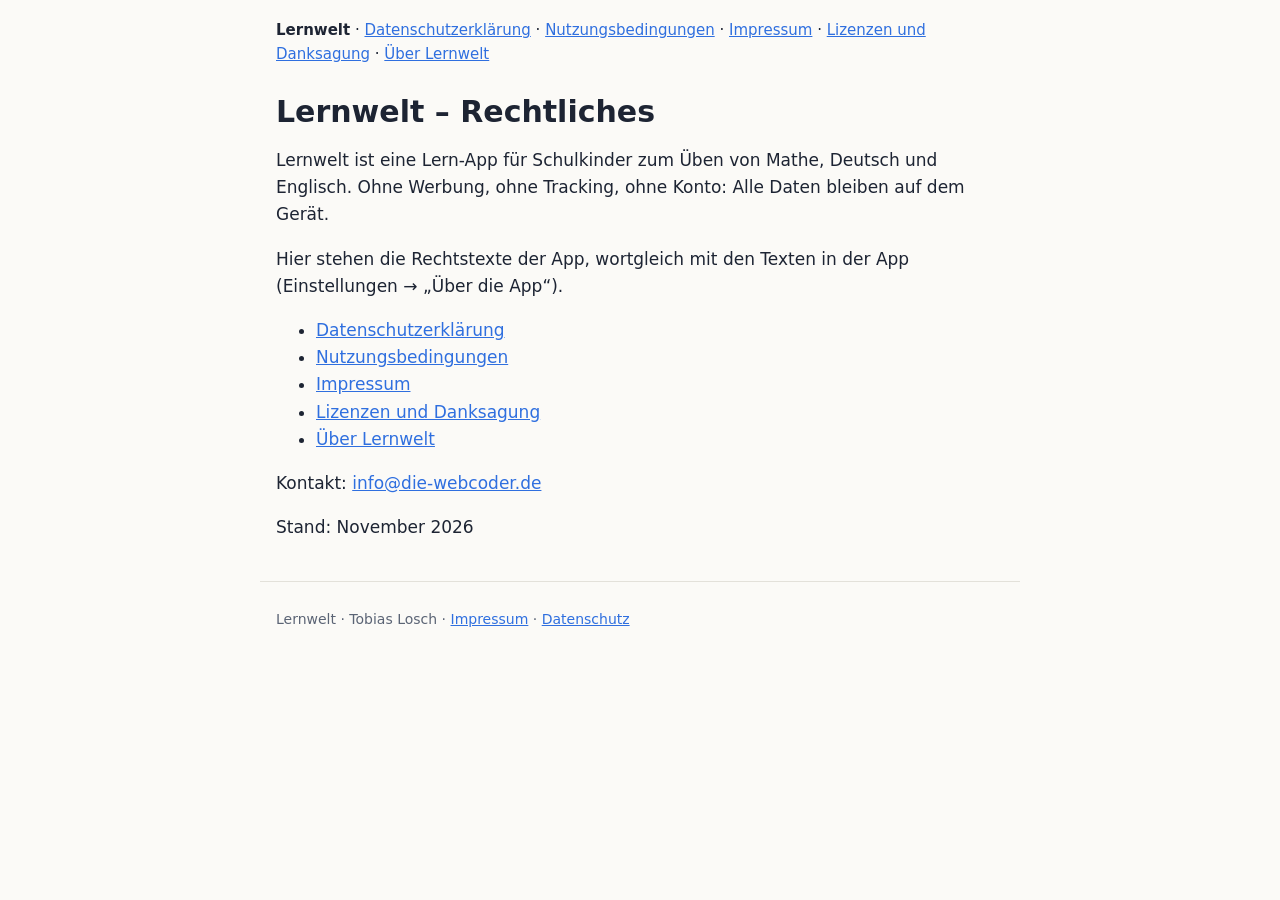
<file: index.html>
<!doctype html>
<html lang="de">
<head>
<meta charset="utf-8">
<meta name="viewport" content="width=device-width, initial-scale=1">
<title>Lernwelt – Rechtliches – Lernwelt</title>
<meta name="description" content="Lernwelt – Rechtliches der Lern-App Lernwelt">
<link rel="stylesheet" href="style.css">
</head>
<body>
<header><nav><b>Lernwelt</b> · <a href="datenschutz.html">Datenschutzerklärung</a> · <a href="nutzungsbedingungen.html">Nutzungsbedingungen</a> · <a href="impressum.html">Impressum</a> · <a href="lizenzen.html">Lizenzen und Danksagung</a> · <a href="ueber.html">Über Lernwelt</a></nav></header>
<main>
<h1>Lernwelt – Rechtliches</h1>
<p>Lernwelt ist eine Lern-App für Schulkinder zum Üben von Mathe, Deutsch und Englisch. Ohne Werbung, ohne Tracking, ohne Konto: Alle Daten bleiben auf dem Gerät.</p>
<p>Hier stehen die Rechtstexte der App, wortgleich mit den Texten in der App (Einstellungen → „Über die App“).</p>
<ul><li><a href="datenschutz.html">Datenschutzerklärung</a></li><li><a href="nutzungsbedingungen.html">Nutzungsbedingungen</a></li><li><a href="impressum.html">Impressum</a></li><li><a href="lizenzen.html">Lizenzen und Danksagung</a></li><li><a href="ueber.html">Über Lernwelt</a></li></ul>
<p>Kontakt: <a href="mailto:info@die-webcoder.de">info@die-webcoder.de</a></p>
<p>Stand: November 2026</p>
</main>
<footer><p>Lernwelt · Tobias Losch · <a href="impressum.html">Impressum</a> · <a href="datenschutz.html">Datenschutz</a></p></footer>
</body>
</html>
</file>
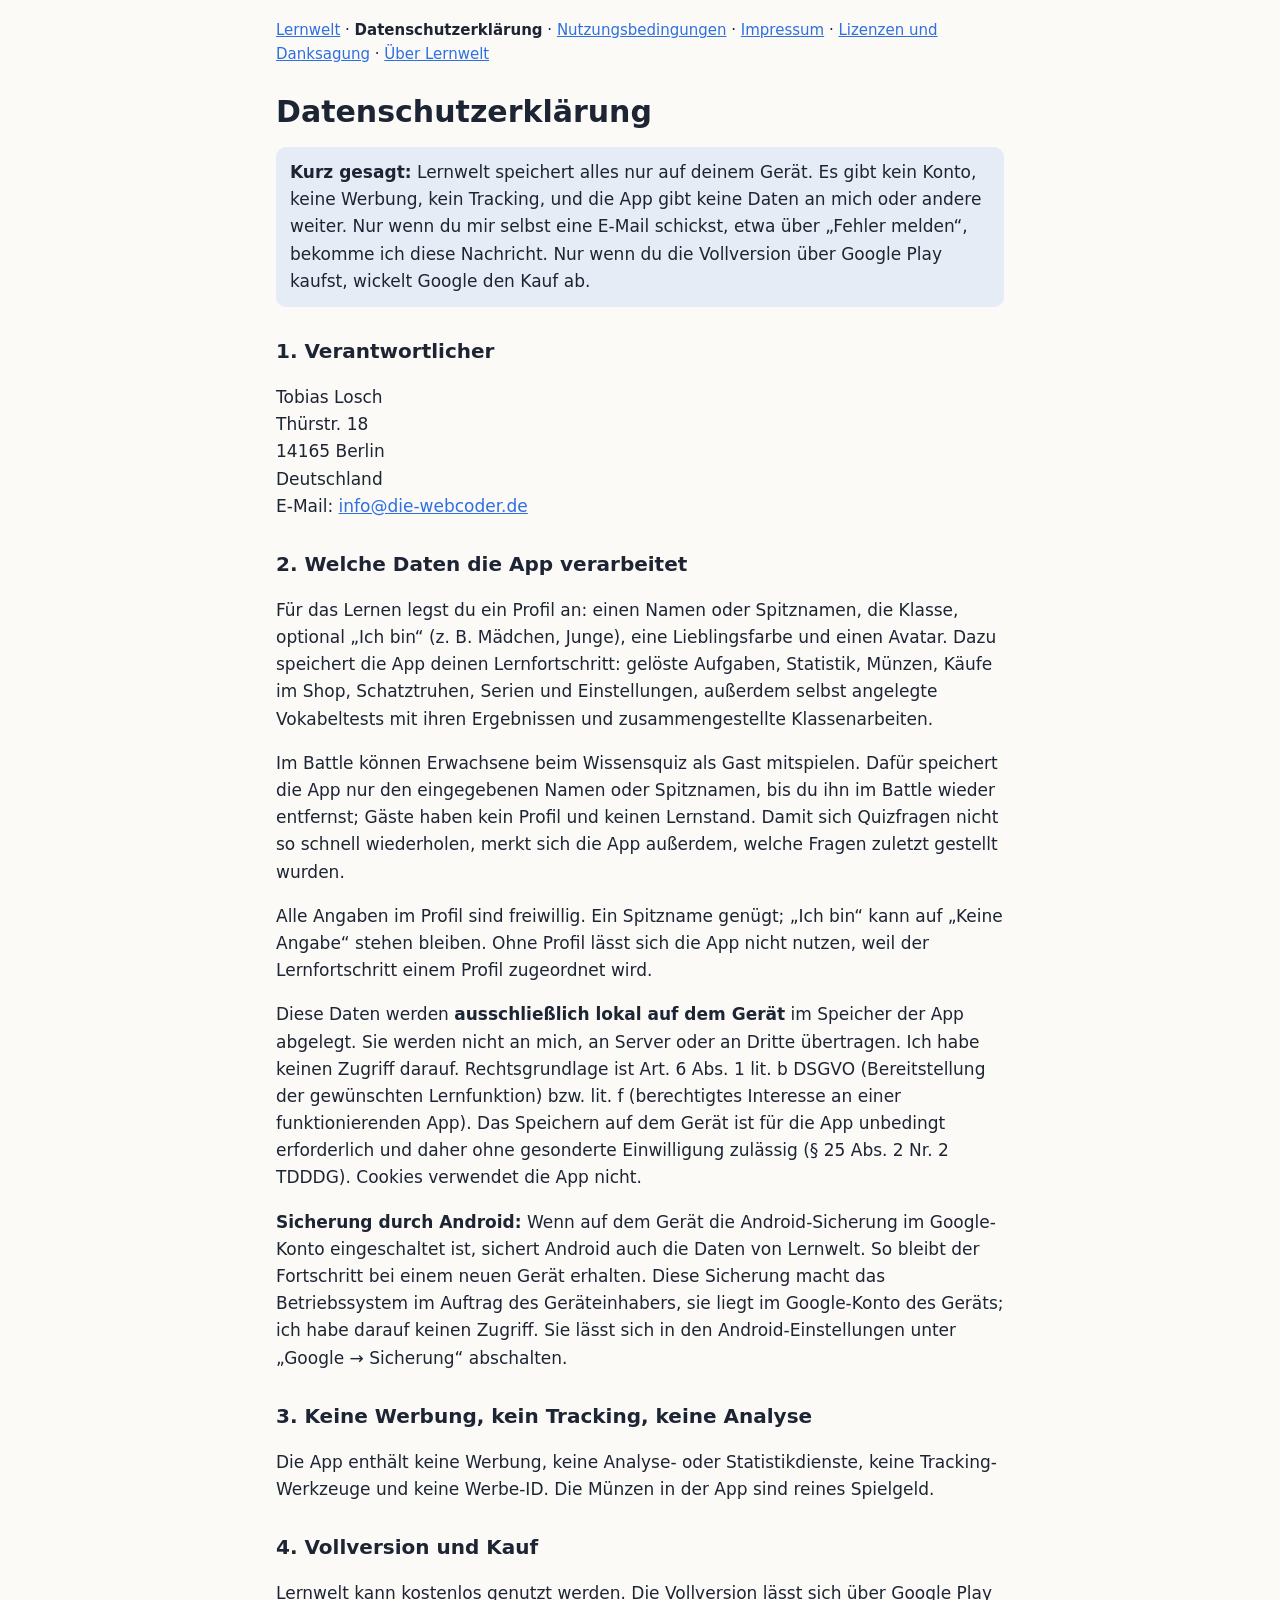
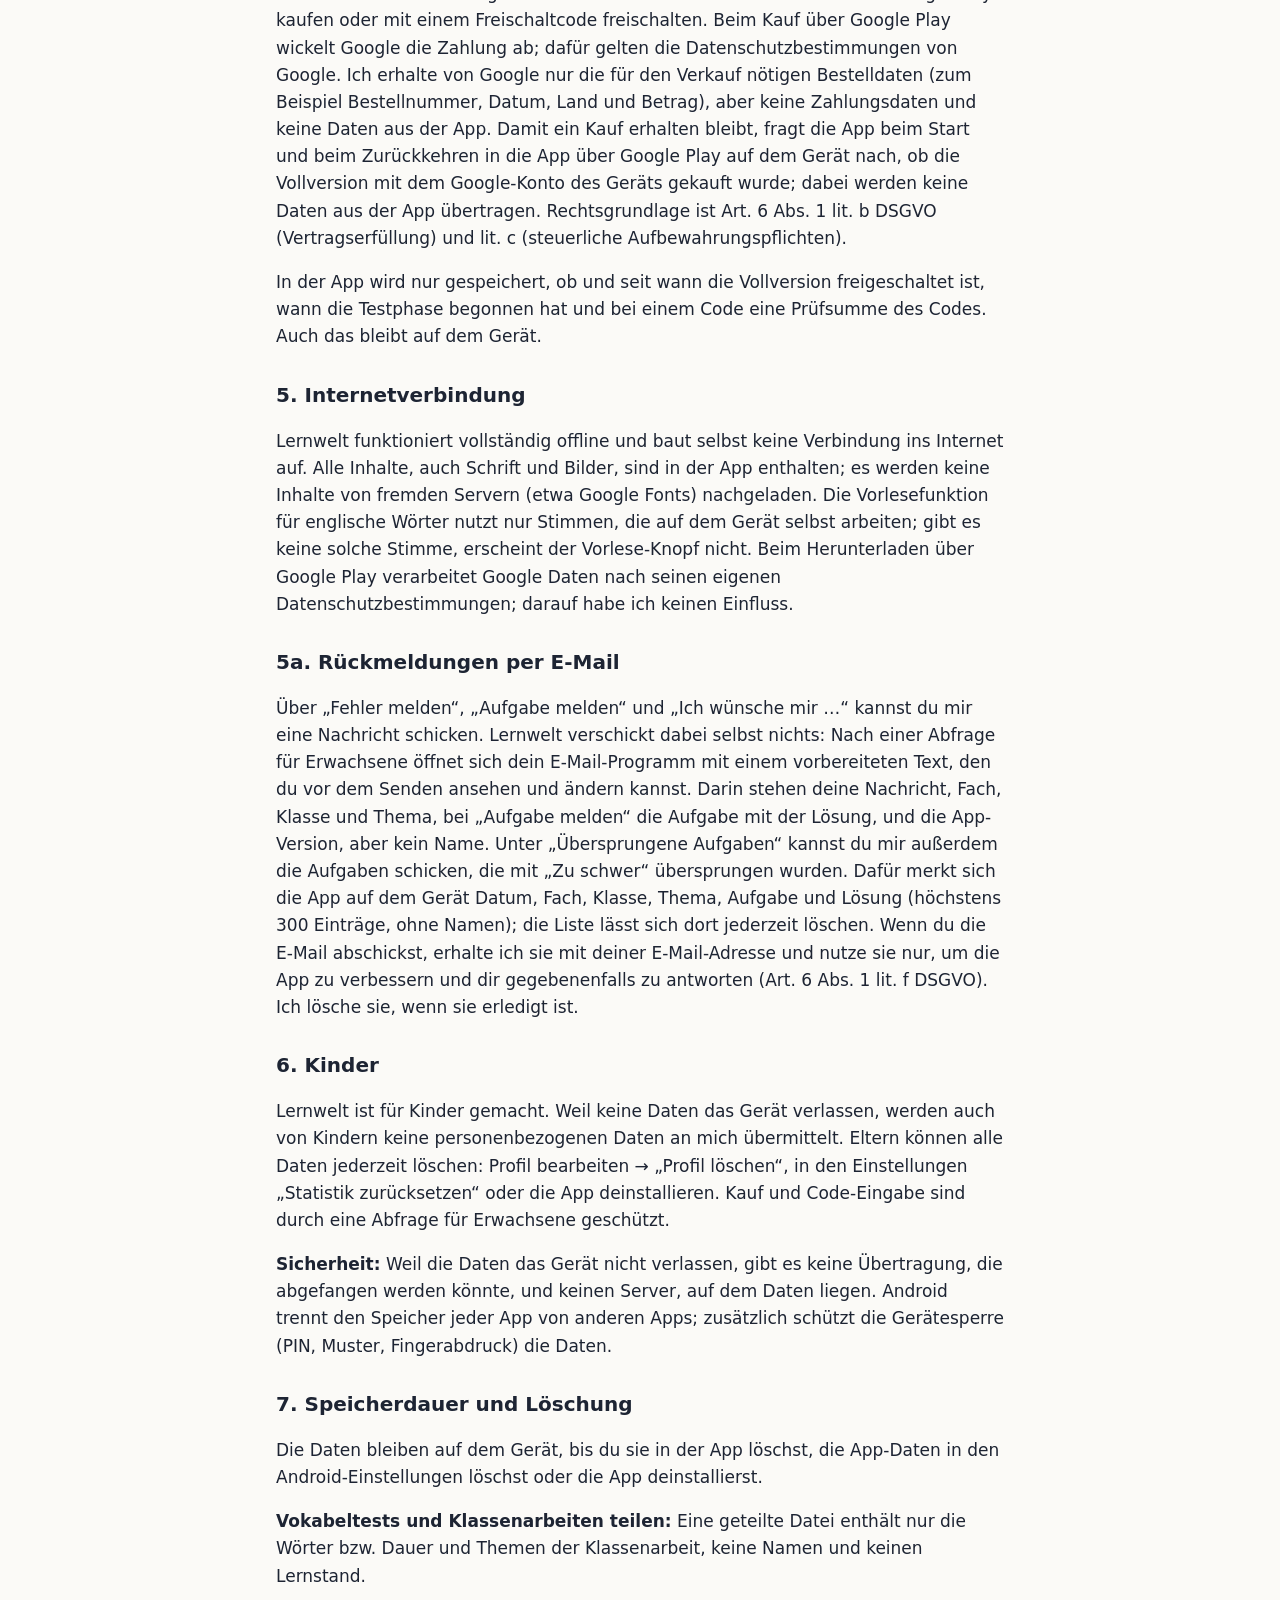
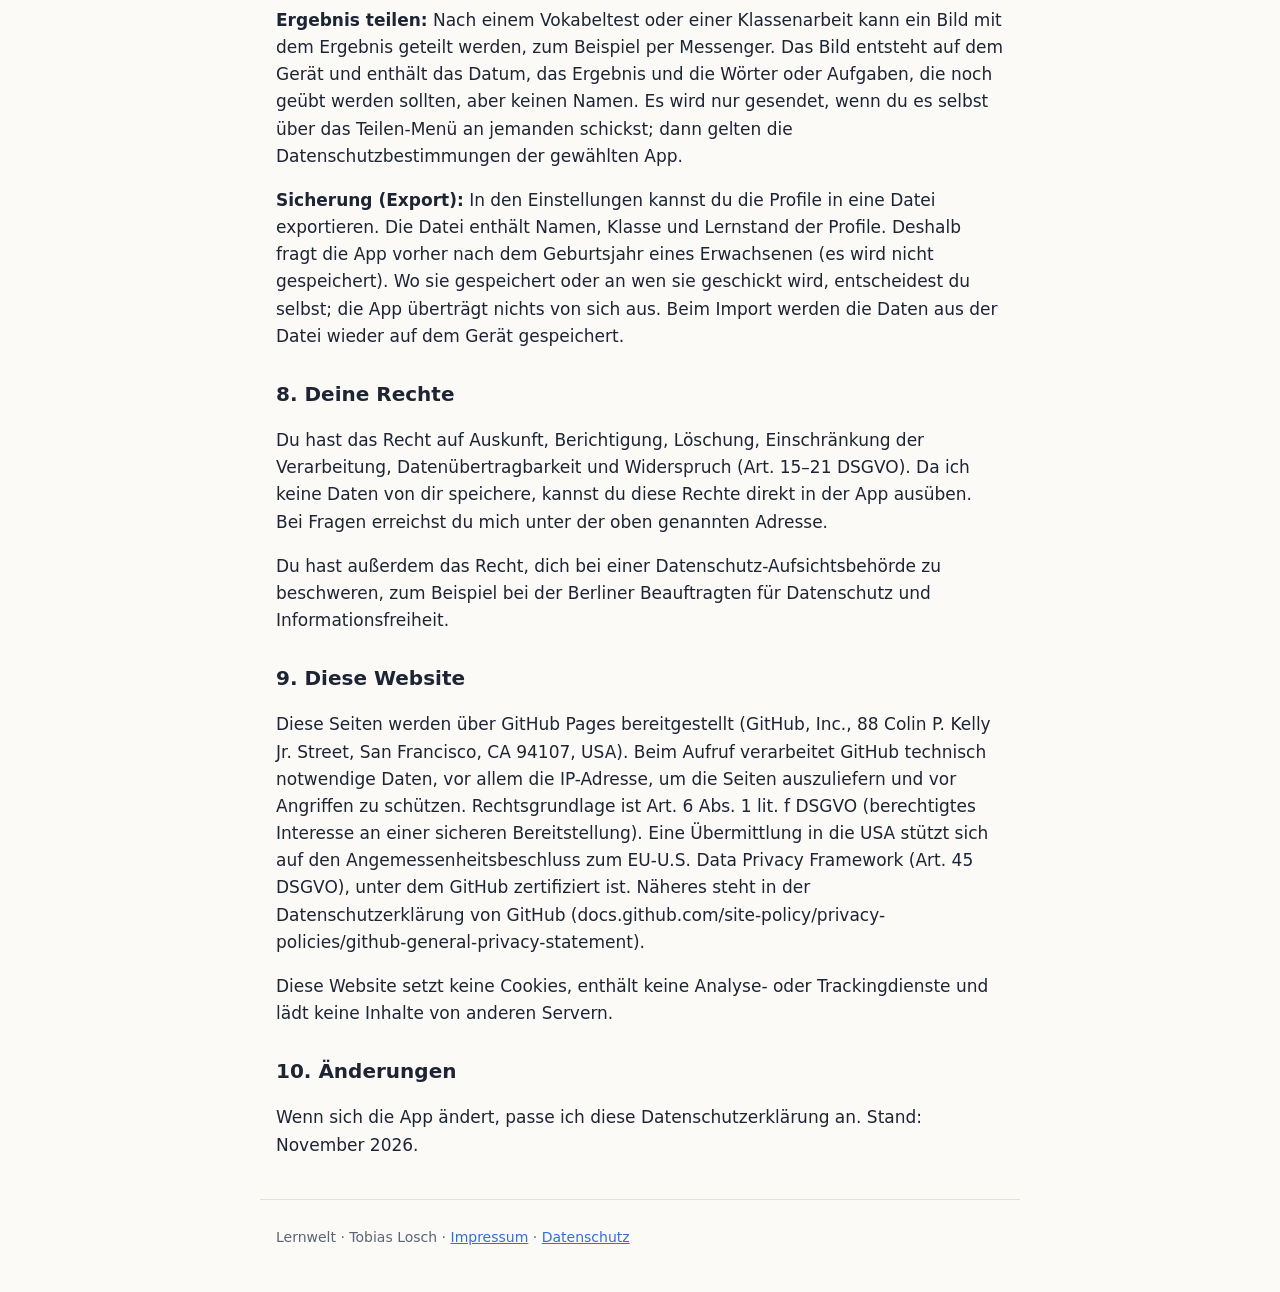
<file: datenschutz.html>
<!doctype html>
<html lang="de">
<head>
<meta charset="utf-8">
<meta name="viewport" content="width=device-width, initial-scale=1">
<title>Datenschutzerklärung – Lernwelt</title>
<meta name="description" content="Datenschutzerklärung der Lern-App Lernwelt">
<link rel="stylesheet" href="style.css">
</head>
<body>
<header><nav><a href="index.html">Lernwelt</a> · <b>Datenschutzerklärung</b> · <a href="nutzungsbedingungen.html">Nutzungsbedingungen</a> · <a href="impressum.html">Impressum</a> · <a href="lizenzen.html">Lizenzen und Danksagung</a> · <a href="ueber.html">Über Lernwelt</a></nav></header>
<main>
<h1>Datenschutzerklärung</h1>
<p class="lgshort"><b>Kurz gesagt:</b> Lernwelt speichert alles nur auf deinem Gerät. Es gibt kein Konto, keine Werbung, kein Tracking, und die App gibt keine Daten an mich oder andere weiter. Nur wenn du mir selbst eine E-Mail schickst, etwa über „Fehler melden“, bekomme ich diese Nachricht. Nur wenn du die Vollversion über Google Play kaufst, wickelt Google den Kauf ab.</p>
  <h2>1. Verantwortlicher</h2><p>Tobias Losch<br>Thürstr. 18<br>14165 Berlin<br>Deutschland<br>E-Mail: <a href="mailto:info@die-webcoder.de">info@die-webcoder.de</a></p>
  <h2>2. Welche Daten die App verarbeitet</h2><p>Für das Lernen legst du ein Profil an: einen Namen oder Spitznamen, die Klasse, optional „Ich bin“ (z. B. Mädchen, Junge), eine Lieblingsfarbe und einen Avatar. Dazu speichert die App deinen Lernfortschritt: gelöste Aufgaben, Statistik, Münzen, Käufe im Shop, Schatztruhen, Serien und Einstellungen, außerdem selbst angelegte Vokabeltests mit ihren Ergebnissen und zusammengestellte Klassenarbeiten.</p>
  <p>Im Battle können Erwachsene beim Wissensquiz als Gast mitspielen. Dafür speichert die App nur den eingegebenen Namen oder Spitznamen, bis du ihn im Battle wieder entfernst; Gäste haben kein Profil und keinen Lernstand. Damit sich Quizfragen nicht so schnell wiederholen, merkt sich die App außerdem, welche Fragen zuletzt gestellt wurden.</p>
  <p>Alle Angaben im Profil sind freiwillig. Ein Spitzname genügt; „Ich bin“ kann auf „Keine Angabe“ stehen bleiben. Ohne Profil lässt sich die App nicht nutzen, weil der Lernfortschritt einem Profil zugeordnet wird.</p>
  <p>Diese Daten werden <b>ausschließlich lokal auf dem Gerät</b> im Speicher der App abgelegt. Sie werden nicht an mich, an Server oder an Dritte übertragen. Ich habe keinen Zugriff darauf. Rechtsgrundlage ist Art. 6 Abs. 1 lit. b DSGVO (Bereitstellung der gewünschten Lernfunktion) bzw. lit. f (berechtigtes Interesse an einer funktionierenden App). Das Speichern auf dem Gerät ist für die App unbedingt erforderlich und daher ohne gesonderte Einwilligung zulässig (§ 25 Abs. 2 Nr. 2 TDDDG). Cookies verwendet die App nicht.</p>
  <p><b>Sicherung durch Android:</b> Wenn auf dem Gerät die Android-Sicherung im Google-Konto eingeschaltet ist, sichert Android auch die Daten von Lernwelt. So bleibt der Fortschritt bei einem neuen Gerät erhalten. Diese Sicherung macht das Betriebssystem im Auftrag des Geräteinhabers, sie liegt im Google-Konto des Geräts; ich habe darauf keinen Zugriff. Sie lässt sich in den Android-Einstellungen unter „Google → Sicherung“ abschalten.</p>
  <h2>3. Keine Werbung, kein Tracking, keine Analyse</h2><p>Die App enthält keine Werbung, keine Analyse- oder Statistikdienste, keine Tracking-Werkzeuge und keine Werbe-ID. Die Münzen in der App sind reines Spielgeld.</p>
  <h2>4. Vollversion und Kauf</h2><p>Lernwelt kann kostenlos genutzt werden. Die Vollversion lässt sich über Google Play kaufen oder mit einem Freischaltcode freischalten. Beim Kauf über Google Play wickelt Google die Zahlung ab; dafür gelten die Datenschutzbestimmungen von Google. Ich erhalte von Google nur die für den Verkauf nötigen Bestelldaten (zum Beispiel Bestellnummer, Datum, Land und Betrag), aber keine Zahlungsdaten und keine Daten aus der App. Damit ein Kauf erhalten bleibt, fragt die App beim Start und beim Zurückkehren in die App über Google Play auf dem Gerät nach, ob die Vollversion mit dem Google-Konto des Geräts gekauft wurde; dabei werden keine Daten aus der App übertragen. Rechtsgrundlage ist Art. 6 Abs. 1 lit. b DSGVO (Vertragserfüllung) und lit. c (steuerliche Aufbewahrungspflichten).</p>
  <p>In der App wird nur gespeichert, ob und seit wann die Vollversion freigeschaltet ist, wann die Testphase begonnen hat und bei einem Code eine Prüfsumme des Codes. Auch das bleibt auf dem Gerät.</p>
  <h2>5. Internetverbindung</h2><p>Lernwelt funktioniert vollständig offline und baut selbst keine Verbindung ins Internet auf. Alle Inhalte, auch Schrift und Bilder, sind in der App enthalten; es werden keine Inhalte von fremden Servern (etwa Google Fonts) nachgeladen. Die Vorlesefunktion für englische Wörter nutzt nur Stimmen, die auf dem Gerät selbst arbeiten; gibt es keine solche Stimme, erscheint der Vorlese-Knopf nicht. Beim Herunterladen über Google Play verarbeitet Google Daten nach seinen eigenen Datenschutzbestimmungen; darauf habe ich keinen Einfluss.</p>
  <h2>5a. Rückmeldungen per E-Mail</h2><p>Über „Fehler melden“, „Aufgabe melden“ und „Ich wünsche mir …“ kannst du mir eine Nachricht schicken. Lernwelt verschickt dabei selbst nichts: Nach einer Abfrage für Erwachsene öffnet sich dein E-Mail-Programm mit einem vorbereiteten Text, den du vor dem Senden ansehen und ändern kannst. Darin stehen deine Nachricht, Fach, Klasse und Thema, bei „Aufgabe melden“ die Aufgabe mit der Lösung, und die App-Version, aber kein Name. Unter „Übersprungene Aufgaben“ kannst du mir außerdem die Aufgaben schicken, die mit „Zu schwer“ übersprungen wurden. Dafür merkt sich die App auf dem Gerät Datum, Fach, Klasse, Thema, Aufgabe und Lösung (höchstens 300 Einträge, ohne Namen); die Liste lässt sich dort jederzeit löschen. Wenn du die E-Mail abschickst, erhalte ich sie mit deiner E-Mail-Adresse und nutze sie nur, um die App zu verbessern und dir gegebenenfalls zu antworten (Art. 6 Abs. 1 lit. f DSGVO). Ich lösche sie, wenn sie erledigt ist.</p>
  <h2>6. Kinder</h2><p>Lernwelt ist für Kinder gemacht. Weil keine Daten das Gerät verlassen, werden auch von Kindern keine personenbezogenen Daten an mich übermittelt. Eltern können alle Daten jederzeit löschen: Profil bearbeiten → „Profil löschen“, in den Einstellungen „Statistik zurücksetzen“ oder die App deinstallieren. Kauf und Code-Eingabe sind durch eine Abfrage für Erwachsene geschützt.</p>
  <p><b>Sicherheit:</b> Weil die Daten das Gerät nicht verlassen, gibt es keine Übertragung, die abgefangen werden könnte, und keinen Server, auf dem Daten liegen. Android trennt den Speicher jeder App von anderen Apps; zusätzlich schützt die Gerätesperre (PIN, Muster, Fingerabdruck) die Daten.</p>
  <h2>7. Speicherdauer und Löschung</h2><p>Die Daten bleiben auf dem Gerät, bis du sie in der App löschst, die App-Daten in den Android-Einstellungen löschst oder die App deinstallierst.</p>
  <p><b>Vokabeltests und Klassenarbeiten teilen:</b> Eine geteilte Datei enthält nur die Wörter bzw. Dauer und Themen der Klassenarbeit, keine Namen und keinen Lernstand.</p>
  <p><b>Ergebnis teilen:</b> Nach einem Vokabeltest oder einer Klassenarbeit kann ein Bild mit dem Ergebnis geteilt werden, zum Beispiel per Messenger. Das Bild entsteht auf dem Gerät und enthält das Datum, das Ergebnis und die Wörter oder Aufgaben, die noch geübt werden sollten, aber keinen Namen. Es wird nur gesendet, wenn du es selbst über das Teilen-Menü an jemanden schickst; dann gelten die Datenschutzbestimmungen der gewählten App.</p>
  <p><b>Sicherung (Export):</b> In den Einstellungen kannst du die Profile in eine Datei exportieren. Die Datei enthält Namen, Klasse und Lernstand der Profile. Deshalb fragt die App vorher nach dem Geburtsjahr eines Erwachsenen (es wird nicht gespeichert). Wo sie gespeichert oder an wen sie geschickt wird, entscheidest du selbst; die App überträgt nichts von sich aus. Beim Import werden die Daten aus der Datei wieder auf dem Gerät gespeichert.</p>
  <h2>8. Deine Rechte</h2><p>Du hast das Recht auf Auskunft, Berichtigung, Löschung, Einschränkung der Verarbeitung, Datenübertragbarkeit und Widerspruch (Art. 15–21 DSGVO). Da ich keine Daten von dir speichere, kannst du diese Rechte direkt in der App ausüben. Bei Fragen erreichst du mich unter der oben genannten Adresse.</p>
  <p>Du hast außerdem das Recht, dich bei einer Datenschutz-Aufsichtsbehörde zu beschweren, zum Beispiel bei der Berliner Beauftragten für Datenschutz und Informationsfreiheit.</p>
  <h2>9. Diese Website</h2><p>Diese Seiten werden über GitHub Pages bereitgestellt (GitHub, Inc., 88 Colin P. Kelly Jr. Street, San Francisco, CA 94107, USA). Beim Aufruf verarbeitet GitHub technisch notwendige Daten, vor allem die IP-Adresse, um die Seiten auszuliefern und vor Angriffen zu schützen. Rechtsgrundlage ist Art. 6 Abs. 1 lit. f DSGVO (berechtigtes Interesse an einer sicheren Bereitstellung). Eine Übermittlung in die USA stützt sich auf den Angemessenheitsbeschluss zum EU-U.S. Data Privacy Framework (Art. 45 DSGVO), unter dem GitHub zertifiziert ist. Näheres steht in der Datenschutzerklärung von GitHub (docs.github.com/site-policy/privacy-policies/github-general-privacy-statement).</p>
  <p>Diese Website setzt keine Cookies, enthält keine Analyse- oder Trackingdienste und lädt keine Inhalte von anderen Servern.</p>
  <h2>10. Änderungen</h2><p>Wenn sich die App ändert, passe ich diese Datenschutzerklärung an. Stand: November 2026.</p>
</main>
<footer><p>Lernwelt · Tobias Losch · <a href="impressum.html">Impressum</a> · <a href="datenschutz.html">Datenschutz</a></p></footer>
</body>
</html>
</file>
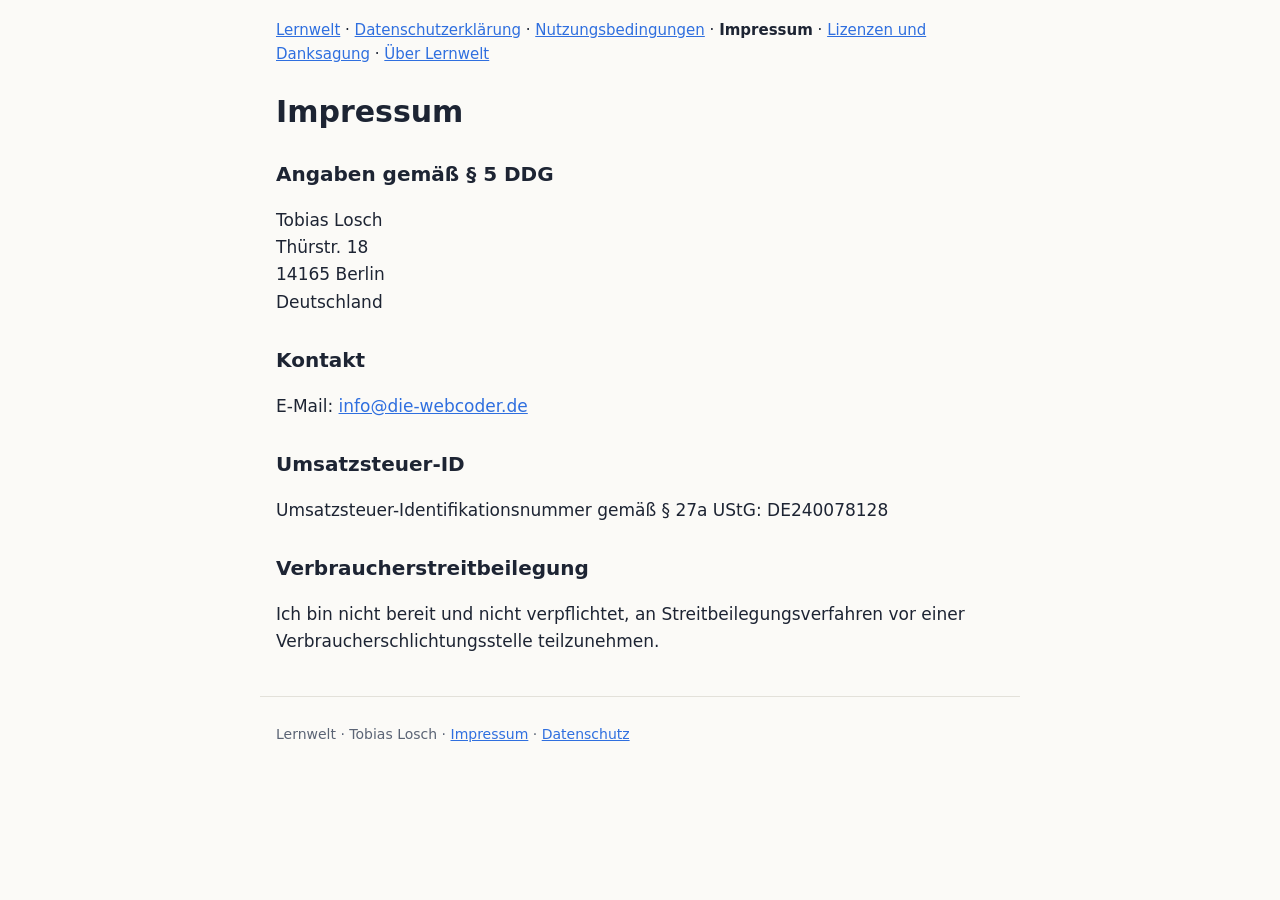
<file: impressum.html>
<!doctype html>
<html lang="de">
<head>
<meta charset="utf-8">
<meta name="viewport" content="width=device-width, initial-scale=1">
<title>Impressum – Lernwelt</title>
<meta name="description" content="Impressum der Lern-App Lernwelt">
<link rel="stylesheet" href="style.css">
</head>
<body>
<header><nav><a href="index.html">Lernwelt</a> · <a href="datenschutz.html">Datenschutzerklärung</a> · <a href="nutzungsbedingungen.html">Nutzungsbedingungen</a> · <b>Impressum</b> · <a href="lizenzen.html">Lizenzen und Danksagung</a> · <a href="ueber.html">Über Lernwelt</a></nav></header>
<main>
<h1>Impressum</h1>
<h2>Angaben gemäß § 5 DDG</h2><p>Tobias Losch<br>Thürstr. 18<br>14165 Berlin<br>Deutschland</p>
  <h2>Kontakt</h2><p>E-Mail: <a href="mailto:info@die-webcoder.de">info@die-webcoder.de</a></p>
  <h2>Umsatzsteuer-ID</h2><p>Umsatzsteuer-Identifikationsnummer gemäß § 27a UStG: DE240078128</p>
  <h2>Verbraucherstreitbeilegung</h2><p>Ich bin nicht bereit und nicht verpflichtet, an Streitbeilegungsverfahren vor einer Verbraucherschlichtungsstelle teilzunehmen.</p>
</main>
<footer><p>Lernwelt · Tobias Losch · <a href="impressum.html">Impressum</a> · <a href="datenschutz.html">Datenschutz</a></p></footer>
</body>
</html>
</file>
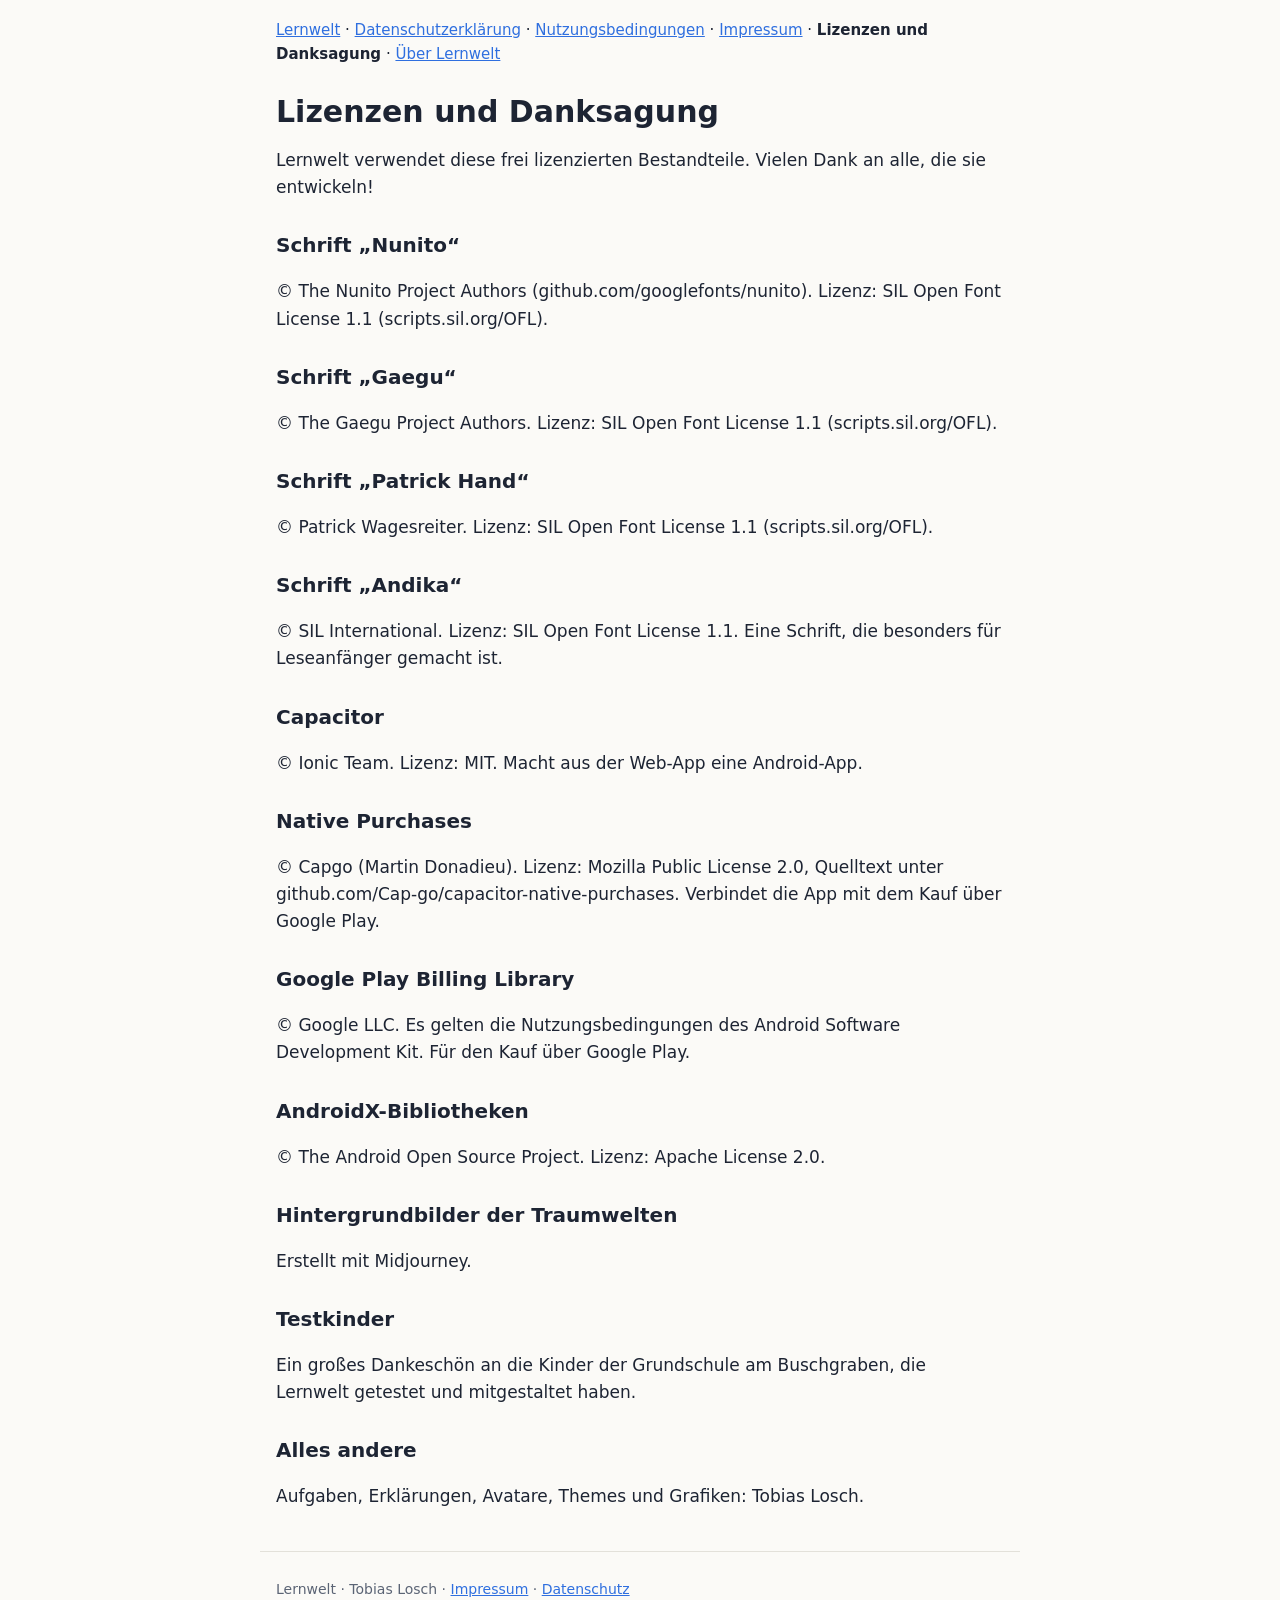
<file: lizenzen.html>
<!doctype html>
<html lang="de">
<head>
<meta charset="utf-8">
<meta name="viewport" content="width=device-width, initial-scale=1">
<title>Lizenzen und Danksagung – Lernwelt</title>
<meta name="description" content="Lizenzen und Danksagung der Lern-App Lernwelt">
<link rel="stylesheet" href="style.css">
</head>
<body>
<header><nav><a href="index.html">Lernwelt</a> · <a href="datenschutz.html">Datenschutzerklärung</a> · <a href="nutzungsbedingungen.html">Nutzungsbedingungen</a> · <a href="impressum.html">Impressum</a> · <b>Lizenzen und Danksagung</b> · <a href="ueber.html">Über Lernwelt</a></nav></header>
<main>
<h1>Lizenzen und Danksagung</h1>
<p>Lernwelt verwendet diese frei lizenzierten Bestandteile. Vielen Dank an alle, die sie entwickeln!</p>
  <h2>Schrift „Nunito“</h2><p>© The Nunito Project Authors (github.com/googlefonts/nunito). Lizenz: SIL Open Font License 1.1 (scripts.sil.org/OFL).</p>
  <h2>Schrift „Gaegu“</h2><p>© The Gaegu Project Authors. Lizenz: SIL Open Font License 1.1 (scripts.sil.org/OFL).</p>
  <h2>Schrift „Patrick Hand“</h2><p>© Patrick Wagesreiter. Lizenz: SIL Open Font License 1.1 (scripts.sil.org/OFL).</p>
  <h2>Schrift „Andika“</h2><p>© SIL International. Lizenz: SIL Open Font License 1.1. Eine Schrift, die besonders für Leseanfänger gemacht ist.</p>
  <h2>Capacitor</h2><p>© Ionic Team. Lizenz: MIT. Macht aus der Web-App eine Android-App.</p>
  <h2>Native Purchases</h2><p>© Capgo (Martin Donadieu). Lizenz: Mozilla Public License 2.0, Quelltext unter github.com/Cap-go/capacitor-native-purchases. Verbindet die App mit dem Kauf über Google Play.</p>
  <h2>Google Play Billing Library</h2><p>© Google LLC. Es gelten die Nutzungsbedingungen des Android Software Development Kit. Für den Kauf über Google Play.</p>
  <h2>AndroidX-Bibliotheken</h2><p>© The Android Open Source Project. Lizenz: Apache License 2.0.</p>
  <h2>Hintergrundbilder der Traumwelten</h2><p>Erstellt mit Midjourney.</p>
  <h2>Testkinder</h2><p>Ein großes Dankeschön an die Kinder der Grundschule am Buschgraben, die Lernwelt getestet und mitgestaltet haben.</p>
  <h2>Alles andere</h2><p>Aufgaben, Erklärungen, Avatare, Themes und Grafiken: Tobias Losch.</p>
</main>
<footer><p>Lernwelt · Tobias Losch · <a href="impressum.html">Impressum</a> · <a href="datenschutz.html">Datenschutz</a></p></footer>
</body>
</html>
</file>
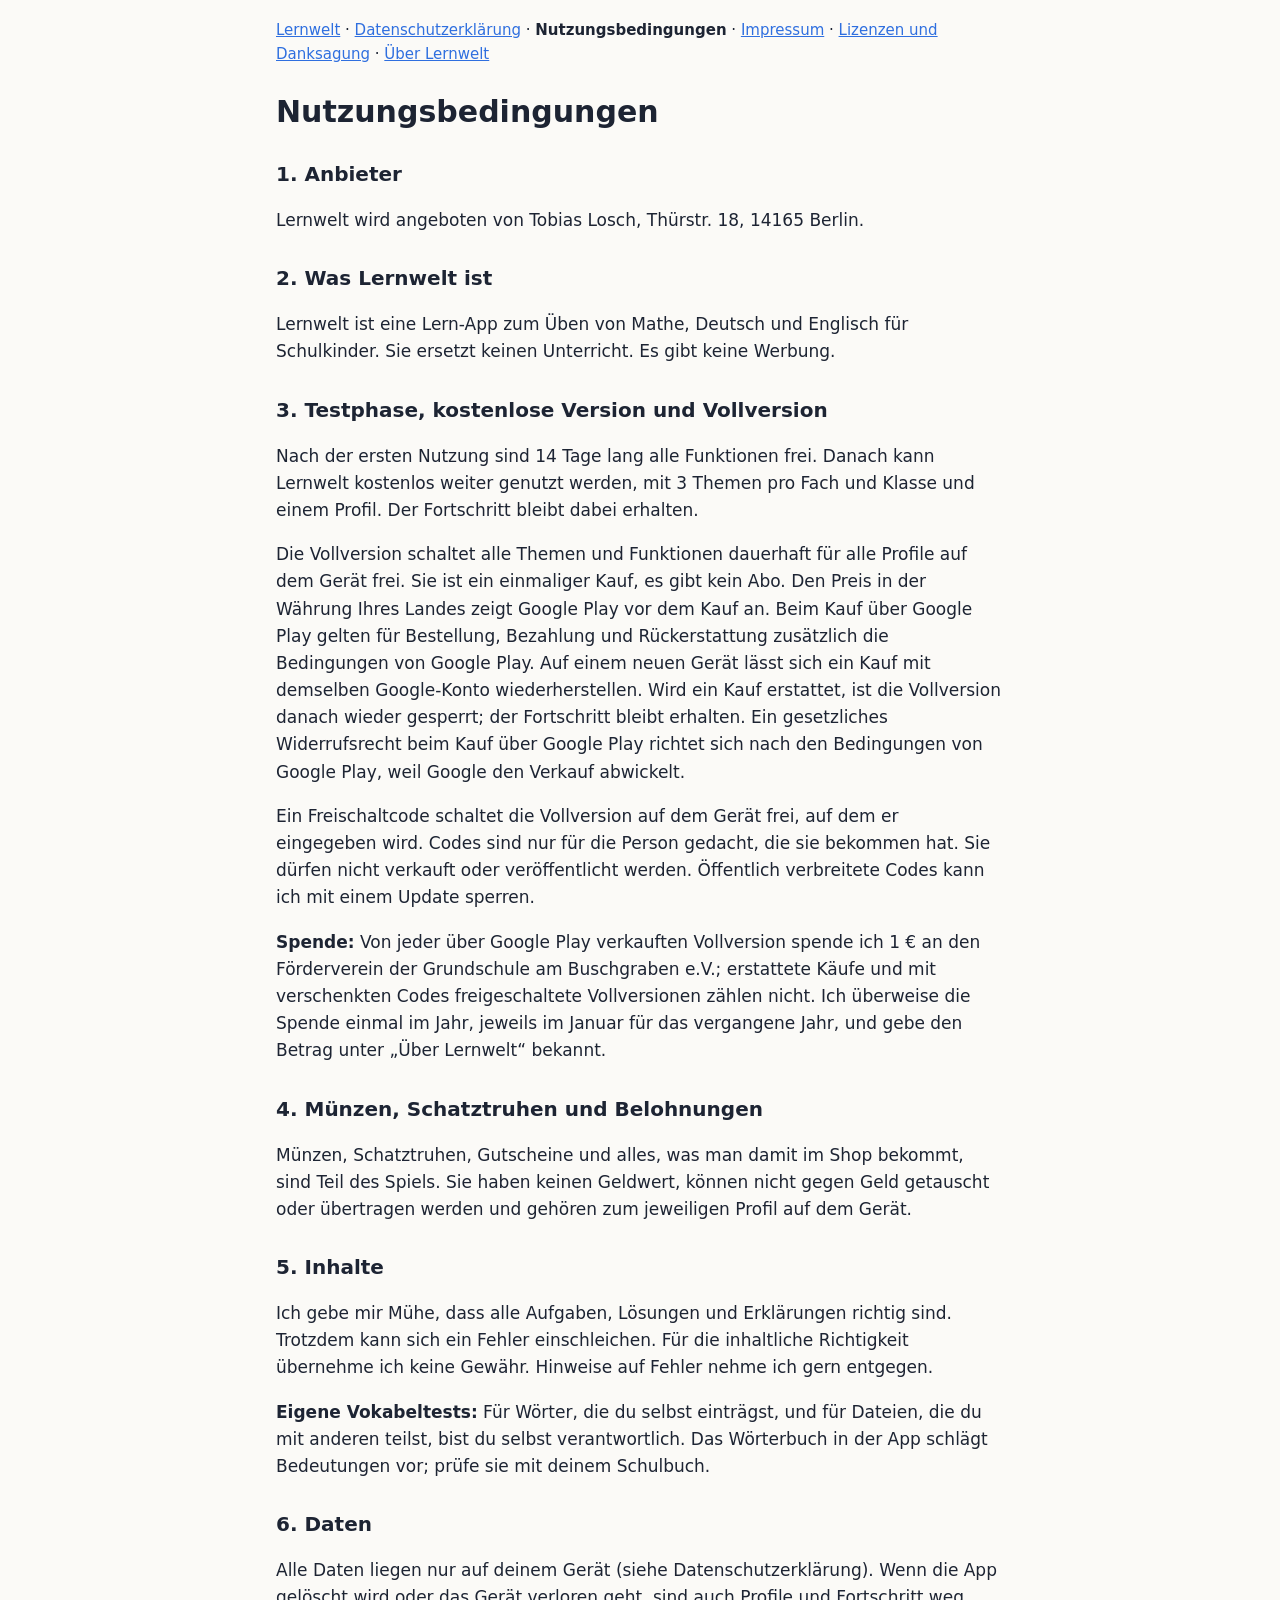
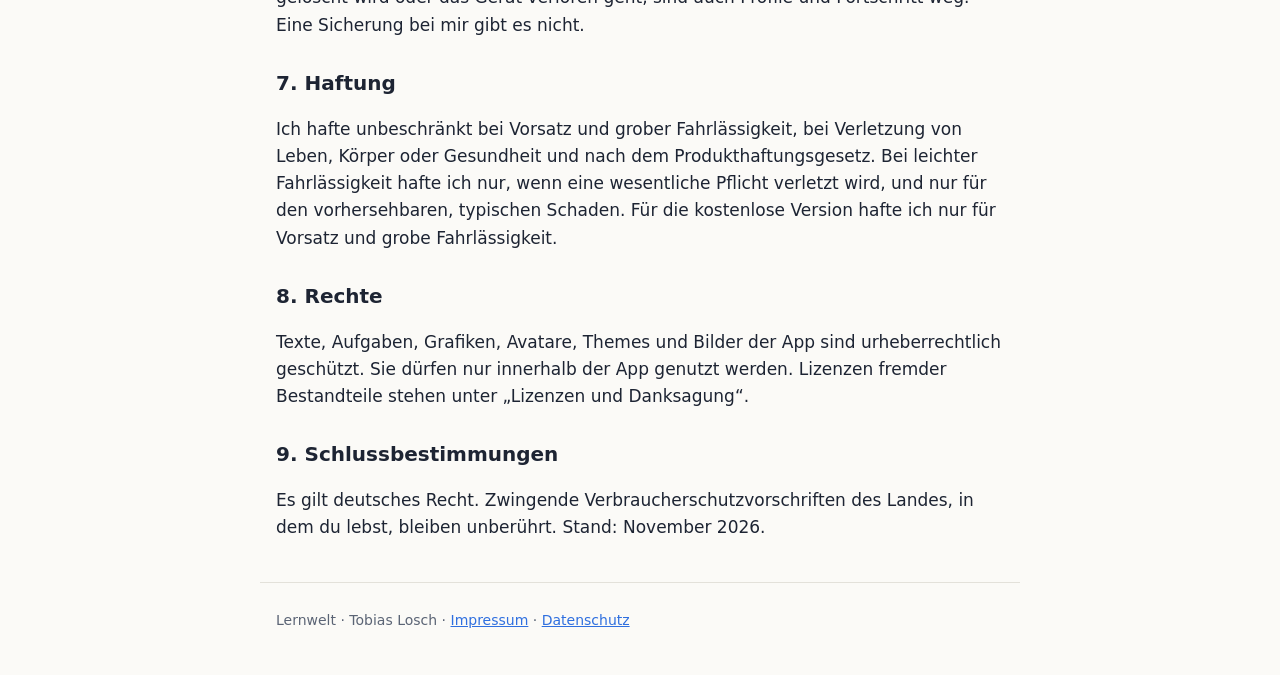
<file: nutzungsbedingungen.html>
<!doctype html>
<html lang="de">
<head>
<meta charset="utf-8">
<meta name="viewport" content="width=device-width, initial-scale=1">
<title>Nutzungsbedingungen – Lernwelt</title>
<meta name="description" content="Nutzungsbedingungen der Lern-App Lernwelt">
<link rel="stylesheet" href="style.css">
</head>
<body>
<header><nav><a href="index.html">Lernwelt</a> · <a href="datenschutz.html">Datenschutzerklärung</a> · <b>Nutzungsbedingungen</b> · <a href="impressum.html">Impressum</a> · <a href="lizenzen.html">Lizenzen und Danksagung</a> · <a href="ueber.html">Über Lernwelt</a></nav></header>
<main>
<h1>Nutzungsbedingungen</h1>
<h2>1. Anbieter</h2><p>Lernwelt wird angeboten von Tobias Losch, Thürstr. 18, 14165 Berlin.</p>
  <h2>2. Was Lernwelt ist</h2><p>Lernwelt ist eine Lern-App zum Üben von Mathe, Deutsch und Englisch für Schulkinder. Sie ersetzt keinen Unterricht. Es gibt keine Werbung.</p>
  <h2>3. Testphase, kostenlose Version und Vollversion</h2><p>Nach der ersten Nutzung sind 14 Tage lang alle Funktionen frei. Danach kann Lernwelt kostenlos weiter genutzt werden, mit 3 Themen pro Fach und Klasse und einem Profil. Der Fortschritt bleibt dabei erhalten.</p>
  <p>Die Vollversion schaltet alle Themen und Funktionen dauerhaft für alle Profile auf dem Gerät frei. Sie ist ein einmaliger Kauf, es gibt kein Abo. Den Preis in der Währung Ihres Landes zeigt Google Play vor dem Kauf an. Beim Kauf über Google Play gelten für Bestellung, Bezahlung und Rückerstattung zusätzlich die Bedingungen von Google Play. Auf einem neuen Gerät lässt sich ein Kauf mit demselben Google-Konto wiederherstellen. Wird ein Kauf erstattet, ist die Vollversion danach wieder gesperrt; der Fortschritt bleibt erhalten. Ein gesetzliches Widerrufsrecht beim Kauf über Google Play richtet sich nach den Bedingungen von Google Play, weil Google den Verkauf abwickelt.</p>
  <p>Ein Freischaltcode schaltet die Vollversion auf dem Gerät frei, auf dem er eingegeben wird. Codes sind nur für die Person gedacht, die sie bekommen hat. Sie dürfen nicht verkauft oder veröffentlicht werden. Öffentlich verbreitete Codes kann ich mit einem Update sperren.</p>
  <p><b>Spende:</b> Von jeder über Google Play verkauften Vollversion spende ich 1 € an den Förderverein der Grundschule am Buschgraben e.V.; erstattete Käufe und mit verschenkten Codes freigeschaltete Vollversionen zählen nicht. Ich überweise die Spende einmal im Jahr, jeweils im Januar für das vergangene Jahr, und gebe den Betrag unter „Über Lernwelt“ bekannt.</p>
  <h2>4. Münzen, Schatztruhen und Belohnungen</h2><p>Münzen, Schatztruhen, Gutscheine und alles, was man damit im Shop bekommt, sind Teil des Spiels. Sie haben keinen Geldwert, können nicht gegen Geld getauscht oder übertragen werden und gehören zum jeweiligen Profil auf dem Gerät.</p>
  <h2>5. Inhalte</h2><p>Ich gebe mir Mühe, dass alle Aufgaben, Lösungen und Erklärungen richtig sind. Trotzdem kann sich ein Fehler einschleichen. Für die inhaltliche Richtigkeit übernehme ich keine Gewähr. Hinweise auf Fehler nehme ich gern entgegen.</p>
  <p><b>Eigene Vokabeltests:</b> Für Wörter, die du selbst einträgst, und für Dateien, die du mit anderen teilst, bist du selbst verantwortlich. Das Wörterbuch in der App schlägt Bedeutungen vor; prüfe sie mit deinem Schulbuch.</p>
  <h2>6. Daten</h2><p>Alle Daten liegen nur auf deinem Gerät (siehe Datenschutzerklärung). Wenn die App gelöscht wird oder das Gerät verloren geht, sind auch Profile und Fortschritt weg. Eine Sicherung bei mir gibt es nicht.</p>
  <h2>7. Haftung</h2><p>Ich hafte unbeschränkt bei Vorsatz und grober Fahrlässigkeit, bei Verletzung von Leben, Körper oder Gesundheit und nach dem Produkthaftungsgesetz. Bei leichter Fahrlässigkeit hafte ich nur, wenn eine wesentliche Pflicht verletzt wird, und nur für den vorhersehbaren, typischen Schaden. Für die kostenlose Version hafte ich nur für Vorsatz und grobe Fahrlässigkeit.</p>
  <h2>8. Rechte</h2><p>Texte, Aufgaben, Grafiken, Avatare, Themes und Bilder der App sind urheberrechtlich geschützt. Sie dürfen nur innerhalb der App genutzt werden. Lizenzen fremder Bestandteile stehen unter „Lizenzen und Danksagung“.</p>
  <h2>9. Schlussbestimmungen</h2><p>Es gilt deutsches Recht. Zwingende Verbraucherschutzvorschriften des Landes, in dem du lebst, bleiben unberührt. Stand: November 2026.</p>
</main>
<footer><p>Lernwelt · Tobias Losch · <a href="impressum.html">Impressum</a> · <a href="datenschutz.html">Datenschutz</a></p></footer>
</body>
</html>
</file>
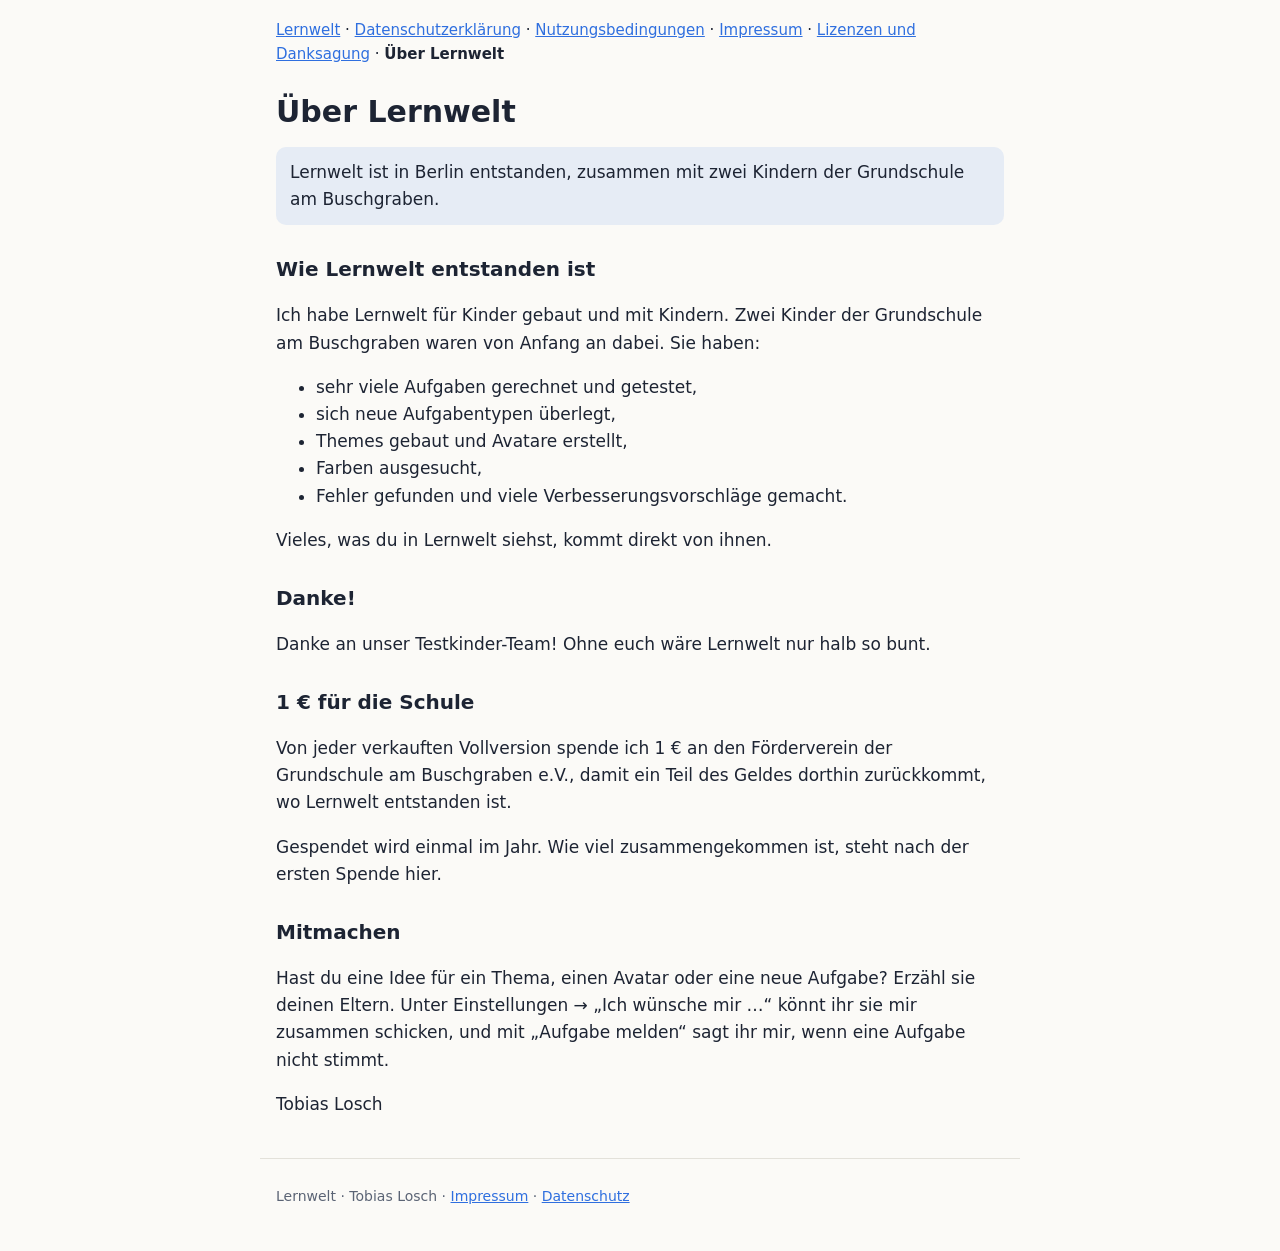
<file: ueber.html>
<!doctype html>
<html lang="de">
<head>
<meta charset="utf-8">
<meta name="viewport" content="width=device-width, initial-scale=1">
<title>Über Lernwelt – Lernwelt</title>
<meta name="description" content="Über Lernwelt der Lern-App Lernwelt">
<link rel="stylesheet" href="style.css">
</head>
<body>
<header><nav><a href="index.html">Lernwelt</a> · <a href="datenschutz.html">Datenschutzerklärung</a> · <a href="nutzungsbedingungen.html">Nutzungsbedingungen</a> · <a href="impressum.html">Impressum</a> · <a href="lizenzen.html">Lizenzen und Danksagung</a> · <b>Über Lernwelt</b></nav></header>
<main>
<h1>Über Lernwelt</h1>
<p class="lgshort">Lernwelt ist in Berlin entstanden, zusammen mit zwei Kindern der Grundschule am Buschgraben.</p>
  <h2>Wie Lernwelt entstanden ist</h2><p>Ich habe Lernwelt für Kinder gebaut und mit Kindern. Zwei Kinder der Grundschule am Buschgraben waren von Anfang an dabei. Sie haben:</p>
  <ul><li>sehr viele Aufgaben gerechnet und getestet,</li><li>sich neue Aufgabentypen überlegt,</li><li>Themes gebaut und Avatare erstellt,</li><li>Farben ausgesucht,</li><li>Fehler gefunden und viele Verbesserungsvorschläge gemacht.</li></ul>
  <p>Vieles, was du in Lernwelt siehst, kommt direkt von ihnen.</p>
  <h2>Danke!</h2><p>Danke an unser Testkinder-Team! Ohne euch wäre Lernwelt nur halb so bunt.</p>
  <h2>1 € für die Schule</h2><p>Von jeder verkauften Vollversion spende ich 1 € an den Förderverein der Grundschule am Buschgraben e.V., damit ein Teil des Geldes dorthin zurückkommt, wo Lernwelt entstanden ist.</p>
  <p>Gespendet wird einmal im Jahr. Wie viel zusammengekommen ist, steht nach der ersten Spende hier.</p>
  <h2>Mitmachen</h2><p>Hast du eine Idee für ein Thema, einen Avatar oder eine neue Aufgabe? Erzähl sie deinen Eltern. Unter Einstellungen → „Ich wünsche mir …“ könnt ihr sie mir zusammen schicken, und mit „Aufgabe melden“ sagt ihr mir, wenn eine Aufgabe nicht stimmt.</p>
  <p>Tobias Losch</p>
</main>
<footer><p>Lernwelt · Tobias Losch · <a href="impressum.html">Impressum</a> · <a href="datenschutz.html">Datenschutz</a></p></footer>
</body>
</html>
</file>
<file: style.css>
:root{--bg:#fbfaf7;--ink:#1d2433;--muted:#5b6475;--accent:#2f6fdf;--line:#e3e1da}
@media (prefers-color-scheme:dark){:root{--bg:#161b26;--ink:#e8ecf3;--muted:#a3adbf;--accent:#7fb0ff;--line:#2c3446}}
*{box-sizing:border-box}
body{margin:0;background:var(--bg);color:var(--ink);font:17px/1.6 system-ui,-apple-system,"Segoe UI",Roboto,sans-serif}
header,main,footer{max-width:760px;margin:0 auto;padding:0 16px}
header{padding-top:18px;font-size:15px}
nav b{font-weight:700}
a{color:var(--accent)}
h1{font-size:30px;line-height:1.2;margin:28px 0 16px}
h2{font-size:20px;margin:28px 0 8px}
.lgshort{background:color-mix(in srgb,var(--accent) 10%,transparent);border-radius:10px;padding:12px 14px}
footer{border-top:1px solid var(--line);margin-top:40px;padding-top:12px;padding-bottom:30px;color:var(--muted);font-size:14px}
</file>
